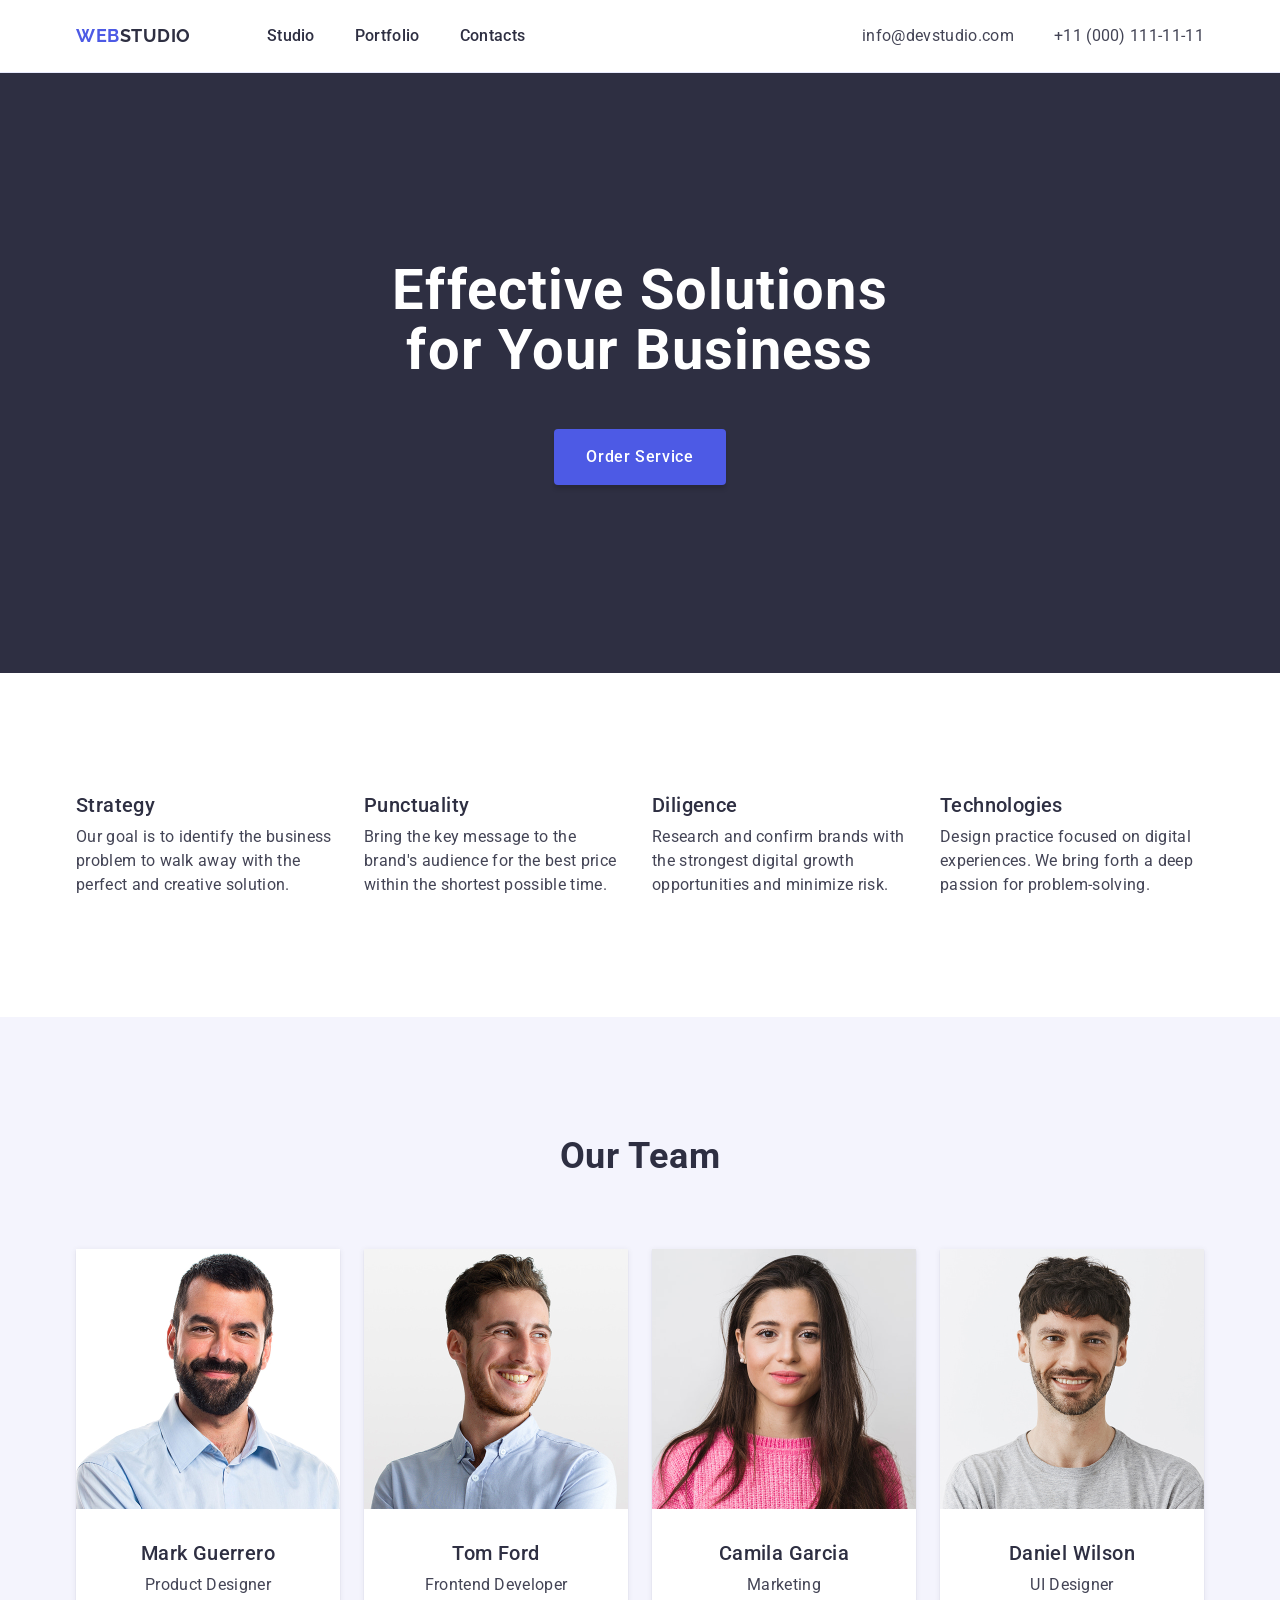
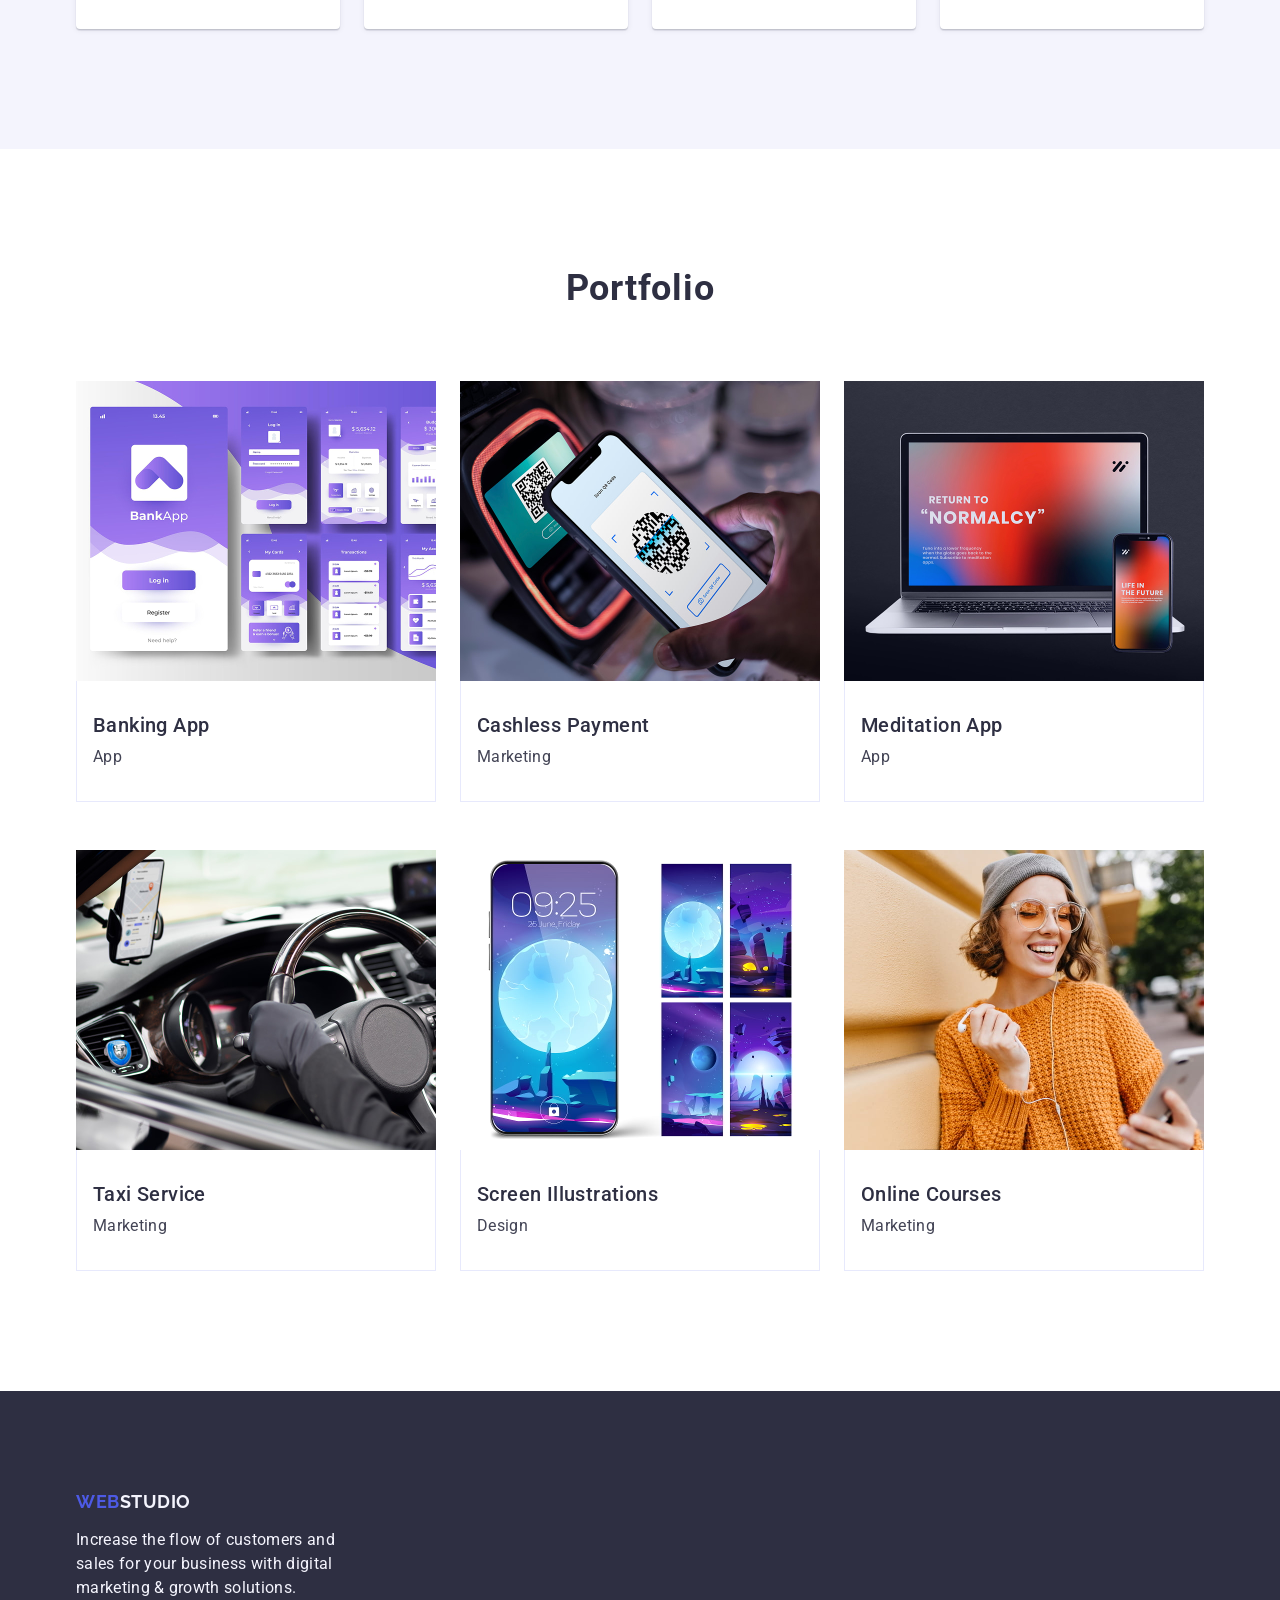
<file: index.html>
<!DOCTYPE html>
<html lang="en">
	<head>
		<meta charset="UTF-8" />
		<meta name="viewport" content="width=device-width, initial-scale=1.0" />
		<title>WebStudio</title>
		<link rel="preconnect" href="https://fonts.googleapis.com" />
		<link rel="preconnect" href="https://fonts.gstatic.com" crossorigin />
		<link
			href="https://fonts.googleapis.com/css2?family=Raleway:wght@700&family=Roboto:wdth,wght@75..100,100..900&display=swap"
			rel="stylesheet"
		/>
		<link
			rel="stylesheet"
			href="https://cdnjs.cloudflare.com/ajax/libs/modern-normalize/3.0.1/modern-normalize.min.css"
		/>
		<link rel="stylesheet" href="./css/styles.css" />
	</head>
	<body>
		<!--Header-->
		<header class="header">
			<div class="container">
				<nav class="header-nav">
					<a class="logo" href="./index.html">Web<span class="header-logo">Studio</span></a>
					<ul class="header-nav-list">
						<li>
							<a href="./index.html" class="header-nav-link">Studio</a>
						</li>
						<li>
							<a class="header-nav-link" href="">Portfolio</a>
						</li>
						<li>
							<a class="header-nav-link" href="">Contacts</a>
						</li>
					</ul>
				</nav>
				<address class="header-address">
					<ul class="header-address-list">
						<li class="header-address-list-item">
							<a class="contacts-link" href="mailto:info@devstudio.com">info@devstudio.com</a>
						</li>
						<li class="header-address-list-item">
							<a class="contacts-link" href="tel:+110001111111">+11 (000) 111-11-11</a>
						</li>
					</ul>
				</address>
			</div>
		</header>
		<main>
			<!--Hero-->
			<section class="hero">
				<div class="container">
					<h1 class="main-title">Effective Solutions for Your Business</h1>
					<button class="hero-button" type="button">Order Service</button>
				</div>
			</section>
			<!--Features-->
			<section class="features">
				<div class="container">
					<h2 class="visually-hidden">Features</h2>
					<ul class="features-list">
						<li class="features-list-item">
							<h3 class="features-list-item-header">Strategy</h3>
							<p class="features-list-item-text">
								Our goal is to identify the business problem to walk away with the perfect and creative solution.
							</p>
						</li>
						<li class="features-list-item">
							<h3 class="features-list-item-header">Punctuality</h3>
							<p class="features-list-item-text">
								Bring the key message to the brand's audience for the best price within the shortest possible time.
							</p>
						</li>
						<li class="features-list-item">
							<h3 class="features-list-item-header">Diligence</h3>
							<p class="features-list-item-text">
								Research and confirm brands with the strongest digital growth opportunities and minimize risk.
							</p>
						</li>
						<li class="features-list-item">
							<h3 class="features-list-item-header">Technologies</h3>
							<p class="features-list-item-text">
								Design practice focused on digital experiences. We bring forth a deep passion for problem-solving.
							</p>
						</li>
					</ul>
				</div>
			</section>
			<!--Team-->
			<section class="team">
				<div class="container">
					<h2 class="section-header team-header">Our Team</h2>
					<ul class="team-list">
						<li class="team-card">
							<img src="./images/team1.jpg" alt="Mark Guerrero" width="264" />
							<div class="team-card-bottom-container">
							<h3 class="team-card-header">Mark Guerrero</h3>
							<p class="team-card-text" lang="en">Product Designer</p>
							</div>
						</li>
						<li class="team-card">
							<img src="./images/team2.jpg" alt="Tom Ford" width="264" />
							<div class="team-card-bottom-container">
							<h3 class="team-card-header">Tom Ford</h3>
							<p class="team-card-text" lang="en">Frontend Developer</p>
							</div>
						</li>
						<li class="team-card">
							<img src="./images/team3.jpg" alt="Camila Garcia" width="264" />
							<div class="team-card-bottom-container">
							<h3 class="team-card-header">Camila Garcia</h3>
							<p class="team-card-text" lang="en">Marketing</p>
							</div>
						</li>
						<li class="team-card">
							<img src="./images/team4.jpg" alt="Daniel Wilson" width="264" />
							<div class="team-card-bottom-container">
							<h3 class="team-card-header">Daniel Wilson</h3>
							<p class="team-card-text" lang="en">UI Designer</p>
							</div>
						</li>
					</ul>
				</div>
			</section>
			<!--Portfolio-->
			<section class="portfolio">
				<div class="container">
					<h2 class="section-header portfolio-header">Portfolio</h2>
					<ul class="portfolio-list">
						<li class="portfolio-item">
							<img src="./images/portfolio1.jpg" alt="Banking App" width="360" />
							<div class="portfolio-description-container">
							<h3 class="portfolio-item-header">Banking App</h3>
							<p class="portfolio-item-text">App</p>
							</div>
						</li>
						<li class="portfolio-item">
							<img src="./images/portfolio2.jpg" alt="Cashless payment" width="360" />
							<div class="portfolio-description-container">
							<h3 class="portfolio-item-header">Cashless Payment</h3>
							<p class="portfolio-item-text">Marketing</p>
							</div>
						</li>
						<li class="portfolio-item">
							<img src="./images/portfolio3.jpg" alt="Meditation app" width="360" />
							<div class="portfolio-description-container">
							<h3 class="portfolio-item-header">Meditation App</h3>
							<p class="portfolio-item-text">App</p>
							</div>
						</li>
						<li class="portfolio-item">
							<img src="./images/portfolio4.jpg" alt="Taxi service" width="360" />
							<div class="portfolio-description-container">
							<h3 class="portfolio-item-header">Taxi Service</h3>
							<p class="portfolio-item-text">Marketing</p>
							</div>
						</li>
						<li class="portfolio-item">
							<img src="./images/portfolio5.jpg" alt="Screen illustrations" width="360" />
							<div class="portfolio-description-container">
							<h3 class="portfolio-item-header">Screen Illustrations</h3>
							<p class="portfolio-item-text">Design</p>
							</div>
						</li>
						<li class="portfolio-item">
							<img src="./images/portfolio6.jpg" alt="Online courses" width="360" />
							<div class="portfolio-description-container">
							<h3 class="portfolio-item-header">Online Courses</h3>
							<p class="portfolio-item-text">Marketing</p>
							</div>
						</li>
					</ul>
				</div>
			</section>
		</main>
		<!--Footer-->
		<footer class="footer">
			<div class="container">
				<a class="logo" href="./index.html">Web<span class="footer-logo">Studio</span></a>
				<p class="footer-text">
					Increase the flow of customers and sales for your business with digital marketing & growth solutions.
				</p>
			</div>
		</footer>
	</body>
</html>
</file>
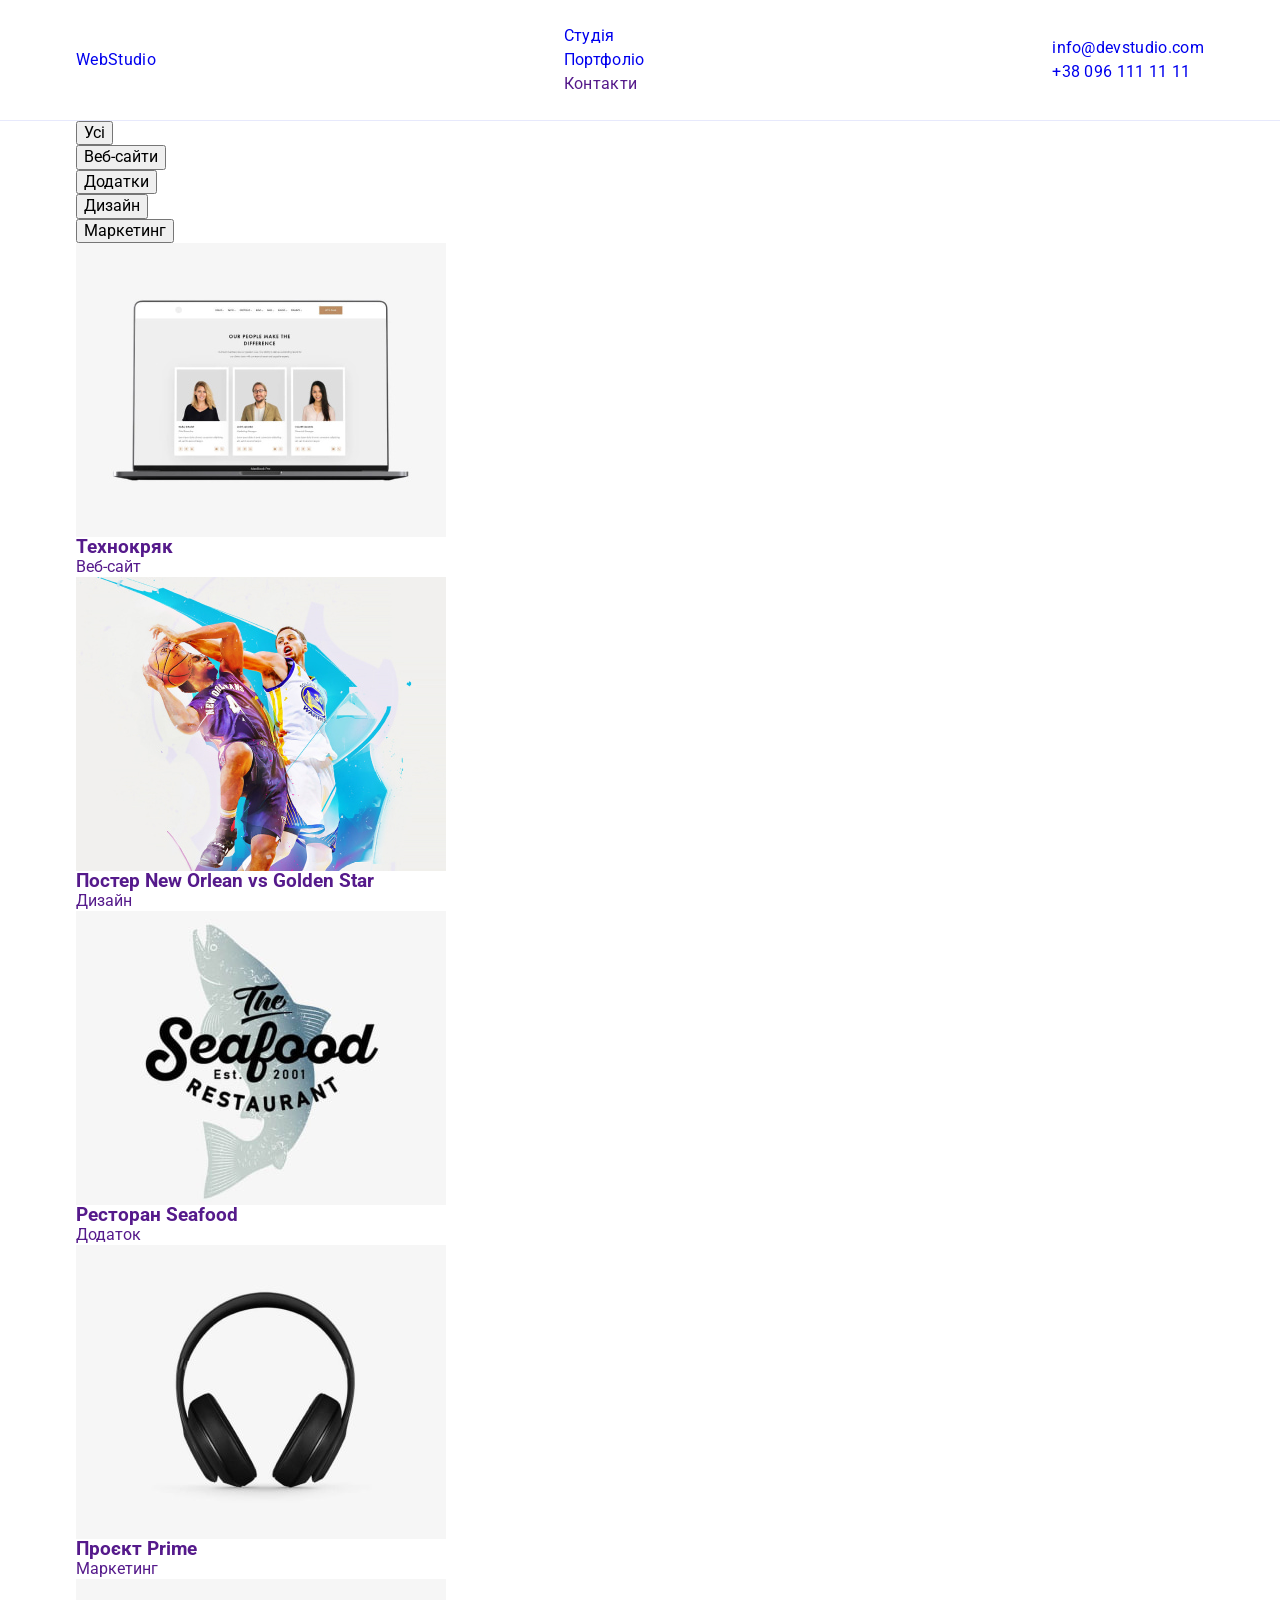
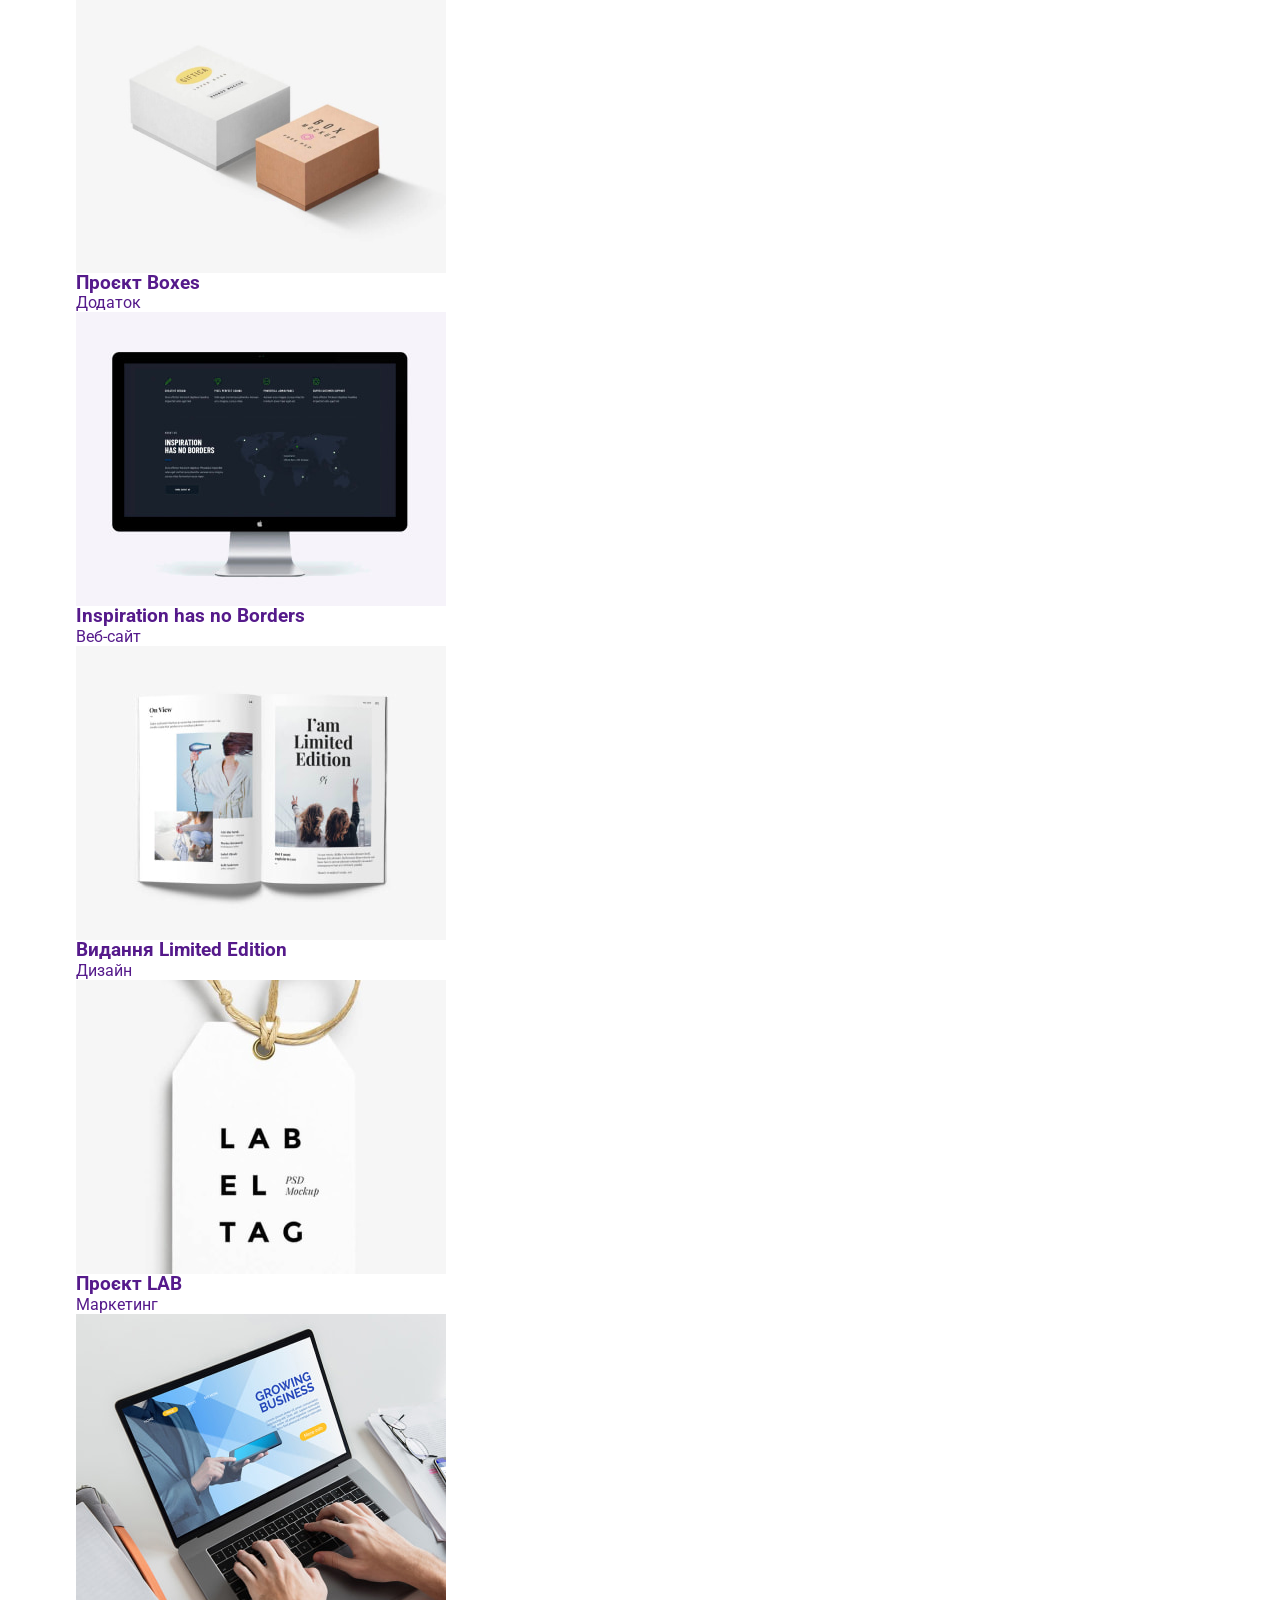
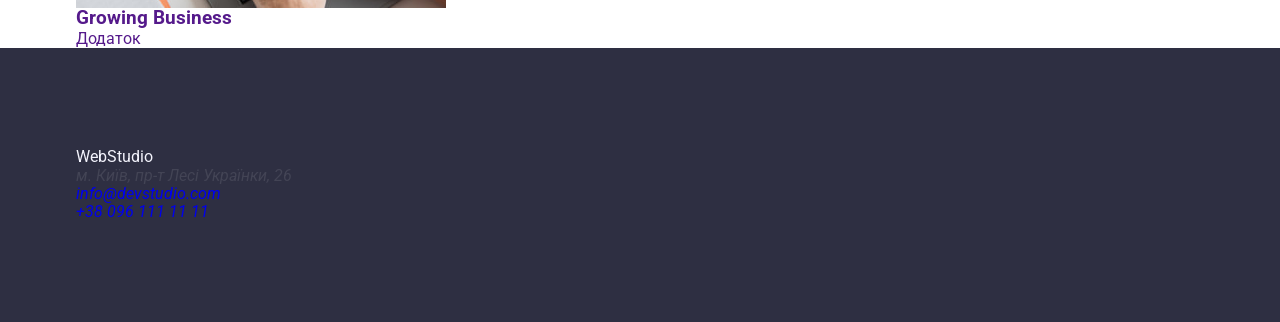
<file: portfolio.html>
<!DOCTYPE html>
<html lang="uk">

<head>
    <meta charset="UTF-8">
    <meta http-equiv="X-UA-Compatible" content="IE=edge">
    <meta name="viewport" content="width=device-width, initial-scale=1.0">
    <title>Document</title>
    <link rel="preconnect" href="https://fonts.googleapis.com">
    <link rel="preconnect" href="https://fonts.gstatic.com" crossorigin>
    <link href="https://fonts.googleapis.com/css2?family=Raleway:wght@700&family=Roboto:wght@400;500;700;900&display=swap" rel="stylesheet">
    <link rel="stylesheet" href="https://cdnjs.cloudflare.com/ajax/libs/modern-normalize/1.1.0/modern-normalize.min.css">
    <link rel="stylesheet" href="./css/styles.css">
</head>

<body>
    <!--Header-->
    <header class="header">
        <div class="container header-nav">
            <a href="./index.html" class="header-logo link"> <span class="accent">Web</span>Studio</a>
            <nav>
                <ul class="site-nav list">
                    <li class="item"><a href="./index.html" class="link ">Студія</a></li>
                    <li class="item"><a href="./portfolio.html" class="link current">Портфоліо</a></li>
                    <li class="item"><a href="" class="link">Контакти</a></li>
                </ul>
            </nav>
            <ul class="header-contacts list">
                <li class="item">
                    <a href="mailto:info@devstudio.com" class="link">info@devstudio.com</a>
                </li>
                <li class="item">
                    <a href="tel:+380961111111" class="link">+38 096 111 11 11</a>
                </li>
            </ul>
        </div>
    </header>
    <main>
        <!--Портфоліо-->
        <h1 class="section-title visually-hidden">Портфоліо</h1>
        <!--Filter-->
        <section class="section">
            <div class="container project">
                <ul class="list category">
                    <li class="item"><button type="button" class="category-button">Усі</button></li>
                    <li class="item"><button type="button" class="category-button">Веб-сайти</button></li>
                    <li class="item"><button type="button" class="category-button">Додатки</button></li>
                    <li class="item"><button type="button" class="category-button">Дизайн</button></li>
                    <li class="item"><button type="button" class="category-button">Маркетинг</button></li>
                </ul>
                <ul class="project-list list">
                    <li class="item">
                        <a href="" class="link">
                            <img src="./images/project1.jpg" alt="ноутбук з зображенням сайта" class="project-image">
                            <div class="project-description">
                                <h3 class="project-title">Технокряк</h3>
                                <p class="project-category">Веб-сайт</p>
                            </div>
                        </a>
                    </li>
                    <li class="item">
                        <a href="" class="link">
                            <img src="./images/project2.jpg" alt="два баскетболісти" class="project-image">
                            <div class="project-description">
                                <h3 class="project-title">Постер New Orlean vs Golden Star</h3>
                                <p class="project-category">Дизайн</p>
                            </div>
                        </a>
                    </li>
                    <li class="item">
                        <a href="" class="link">
                            <img src="./images/project3.jpg" alt="логотип Seafood Restaraunt" class="project-image">
                            <div class="project-description">
                                <h3 class="project-title">Ресторан Seafood</h3>
                                <p class="project-category">Додаток</p>
                            </div>
                        </a>
                    </li>
                    <li class="item">
                        <a href="" class="link">
                            <img src="./images/project4.jpg" alt="навушники" class="project-image">
                            <div class="project-description">
                                <h3 class="project-title">Проєкт Prime</h3>
                                <p class="project-category">Маркетинг</p>
                            </div>
                        </a>
                    </li>
                    <li class="item">
                        <a href="" class="link">
                            <img src="./images/project5.jpg" alt="дві коробки" class="project-image">
                            <div class="project-description">
                                <h3 class="project-title">Проєкт Boxes</h3>
                                <p class="project-category">Додаток</p>
                            </div>
                        </a>
                    </li>
                    <li class="item">
                        <a href="" class="link">
                            <img src="./images/project6.jpg" alt="монітор з зображенням сайту" class="project-image">
                            <div class="project-description">
                                <h3 class="project-title">Inspiration has no Borders</h3>
                                <p class="project-category">Веб-сайт</p>
                            </div>
                        </a>
                    </li>
                    <li class="item">
                        <a href="" class="link">
                            <img src="./images/project7.jpg" alt="журнал" class="project-image">
                            <div class="project-description">
                                <h3 class="project-title">Видання Limited Edition</h3>
                                <p class="project-category">Дизайн</p>
                            </div>
                        </a>
                    </li>
                    <li class="item">
                        <a href="" class="link">
                            <img src="./images/project8.jpg" alt="етикетка" class="project-image">
                            <div class="project-description">
                                <h3 class="project-title">Проєкт LAB</h3>
                                <p class="project-category">Маркетинг</p>
                            </div>                        
                        </a>
                    </li>
                    <li class="item">
                        <a href="" class="link">
                            <img src="./images/project9.jpg" alt="руки на клавіатурі ноутбука" class="project-image">
                            <div class="project-description">
                                <h3 class="project-title">Growing Business</h3>
                                <p class="project-category">Додаток</p>
                            </div>
                        </a>
                    </li>
                </ul>
            </div>
        </section>
    </main>
    <footer class="footer">
        <div class="container">
            <a href="./index.html" class="footer-logo link"> <span class="accent">Web</span>Studio</a>
            <address>
                <ul class="list address">
                    <li class="address-item item">
                        <p>м. Київ, пр-т Лесі Українки, 26</p>
                    </li>
                    <li class="footer-contacts item">
                        <a href="mailto:info@devstudio.com" class="link">info@devstudio.com</a>
                    </li>
                    <li class="footer-contacts item">
                        <a href="tel:+380961111111" class="link">+38 096 111 11 11</a>
                    </li>
                </ul>
            </address>
        </div>
    </footer>
</body>

</html>
</file>
<file: css/styles.css>
:root {
	--white-color: #fff;
	--iris: #4d5ae5;
	--navy-blue: #2e2f42;
	--slate: #434455;
	--cloud: #f4f4fd;
	--cornflower: #e7e9fc;
	--ocean: #404bbf;
}

body {
	font-family: "Roboto", sans-serif;
	color: var(--slate);
	background-color: var(--white-color);
}

ul,
ol {
	list-style-type: none;
	margin: 0px;
	padding: 0px;
}

h1,
h2,
h3,
h4,
h5,
h6,
p,
img {
	padding: 0px;
	margin: 0px;
}

img {
	display: block;
}

a {
	text-decoration: none;
}

.container {
	width: 1158px;
	padding: 0 15px;
	margin-left: auto;
	margin-right: auto;
}

.section-header {
	color: var(--navy-blue);
	font-weight: 700;
	font-size: 36px;
	line-height: 1.11;
	letter-spacing: 0.02em;
	text-align: center;
	text-transform: capitalize;
}

header {
	font-size: 16px;
	line-height: 1.5;
	letter-spacing: 0.32px;
	padding: 24px 0;
	justify-content: space-between;
	border-bottom: 1px solid var(--cornflower);
}

.header .container {
	display: flex;
  justify-content: space-between;
}

.header-nav {
	display: flex;
	align-items: center;
}

.logo {
	font-family: "Raleway", sans-serif;
	font-weight: 700;
	font-size: 18px;
	line-height: 1.17;
	letter-spacing: 0.03em;
	text-transform: uppercase;
	color: var(--iris);
	margin-right: 76px;
	display: flex;
}

.logo .header-logo {
	color: var(--navy-blue);
}

.header-nav-list {
	display: flex;
	gap: 40px;
}

.header-nav-link {
	font-weight: 500;
	color: var(--navy-blue);
	padding: 24px 0;
}

.header-address {
	font-style: normal;
}

.header-address-list {
	display: flex;
	gap: 40px;
}

.contacts-link {
	color: var(--slate);
}

.header-nav-link:hover,
.header-nav-link:focus,
.contacts-link:hover,
.contacts-link:focus {
	color: var(--ocean);
}

.hero {
	background: var(--navy-blue);
	display: flex;
	flex-direction: column;
	align-items: center;
	padding: 188px 0;
}

.main-title {
	font-weight: 700;
	font-size: 56px;
	line-height: 1.07;
	letter-spacing: 0.02em;
	color: var(--white-color);
	text-align: center;
	margin: 0 auto 48px;
	max-width: 496px;
}

.hero-button {
	font-family: "Roboto", sans-serif;
	background: var(--iris);
	font-weight: 500;
	line-height: 1.5;
	color: var(--white-color);
	letter-spacing: 0.04em;
	cursor: pointer;
	border: none;
	border-radius: 4px;
	padding: 16px 32px;
	display: block;
	margin: 0 auto;
	min-width: 169px;
	box-shadow: 0px 4px 4px 0px rgba(0, 0, 0, 0.15);
}

.hero-button:hover,
.hero-button:focus {
	background: var(--ocean);
}

.features {
	padding: 120px 0;
}

.visually-hidden {
	position: absolute;
	width: 1px;
	height: 1px;
	margin: -1px;
	border: 0;
	padding: 0;
	white-space: nowrap;
	clip-path: inset(100%);
	clip: rect(0, 0, 0, 0);
	overflow: hidden;
}

.features-list {
	display: flex;
	gap: 24px;
}

.features-list-item {
  width: calc((100% - 72px) / 4);
}

.features-list-item-header {
	color: var(--navy-blue);
	margin-bottom: 8px;
	font-weight: 500;
	font-size: 20px;
	line-height: 1.2;
	letter-spacing: 0.02em;
}

.features-list-item-text {
	font-size: 16px;
	line-height: 1.5;
	letter-spacing: 0.02em;
	color: var(--slate);
}

.team {
	background-color: var(--cloud);
	padding: 120px 0;
	display: flex;
	flex-direction: column;
	align-items: center;
}

.team-header {
	margin-bottom: 72px;
}

.team-list {
	display: flex;
  flex-wrap: wrap;
	gap: 24px;
}

.team-card {
	background-color: var(--white-color);
	border-radius: 0px 0px 4px 4px;
	box-shadow: 0px 1px 6px 0px rgba(46, 47, 66, 0.08), 0px 1px 1px 0px rgba(46, 47, 66, 0.16),
		0px 2px 1px 0px rgba(46, 47, 66, 0.08);
}

.team-card-bottom-container {
	padding: 32px 0px;
}

.team-card-header {
	color: var(--navy-blue);
  text-align: center;
	margin-bottom: 8px;
	font-size: 20px;
	font-weight: 500;
	line-height: 1.2;
	letter-spacing: 0.02em;
}

.team-card-text {
  text-align: center;
	font-size: 16px;
	line-height: 1.5;
	letter-spacing: 0.02em;
	color: var(--slate);
}

.portfolio {
	padding: 120px 0 120px 0;
	display: flex;
	flex-direction: column;
	align-items: center;
}

.portfolio-header {
	margin-bottom: 72px;
}

.portfolio-list {
	display: flex;
  flex-wrap: wrap;
	gap: 48px 24px;
	list-style: none;
	padding: 0;
}

.portfolio-item {
	background-color: var(--white-color);
}

.portfolio-description-container {
	padding: 32px 16px;
	display: flex;
	flex-direction: column;
	align-items: start;
	border: 1px solid var(--cornflower);
	border-top: none;
}

.portfolio-item-header {
	font-size: 20px;
	font-weight: 500;
	line-height: 1.2;
	letter-spacing: 0.02em;
	color: var(--navy-blue);
  margin-bottom: 8px;
}

.portfolio-item-text {
	font-size: 16px;
	line-height: 1.5;
	letter-spacing: 0.02em;
	color: var(--slate);
}

.footer {
	padding: 100px 0;
	background-color: var(--navy-blue);
}

.footer .logo {
  display: inline-block;
  margin-bottom: 16px;
}

.footer-logo {
	color: var(--cloud);
	margin-bottom: 16px;
}

.footer-text {
	width: 264px;
	color: var(--cloud);
	font-size: 16px;
	line-height: 1.5;
	letter-spacing: 0.32px;
}
</file>
